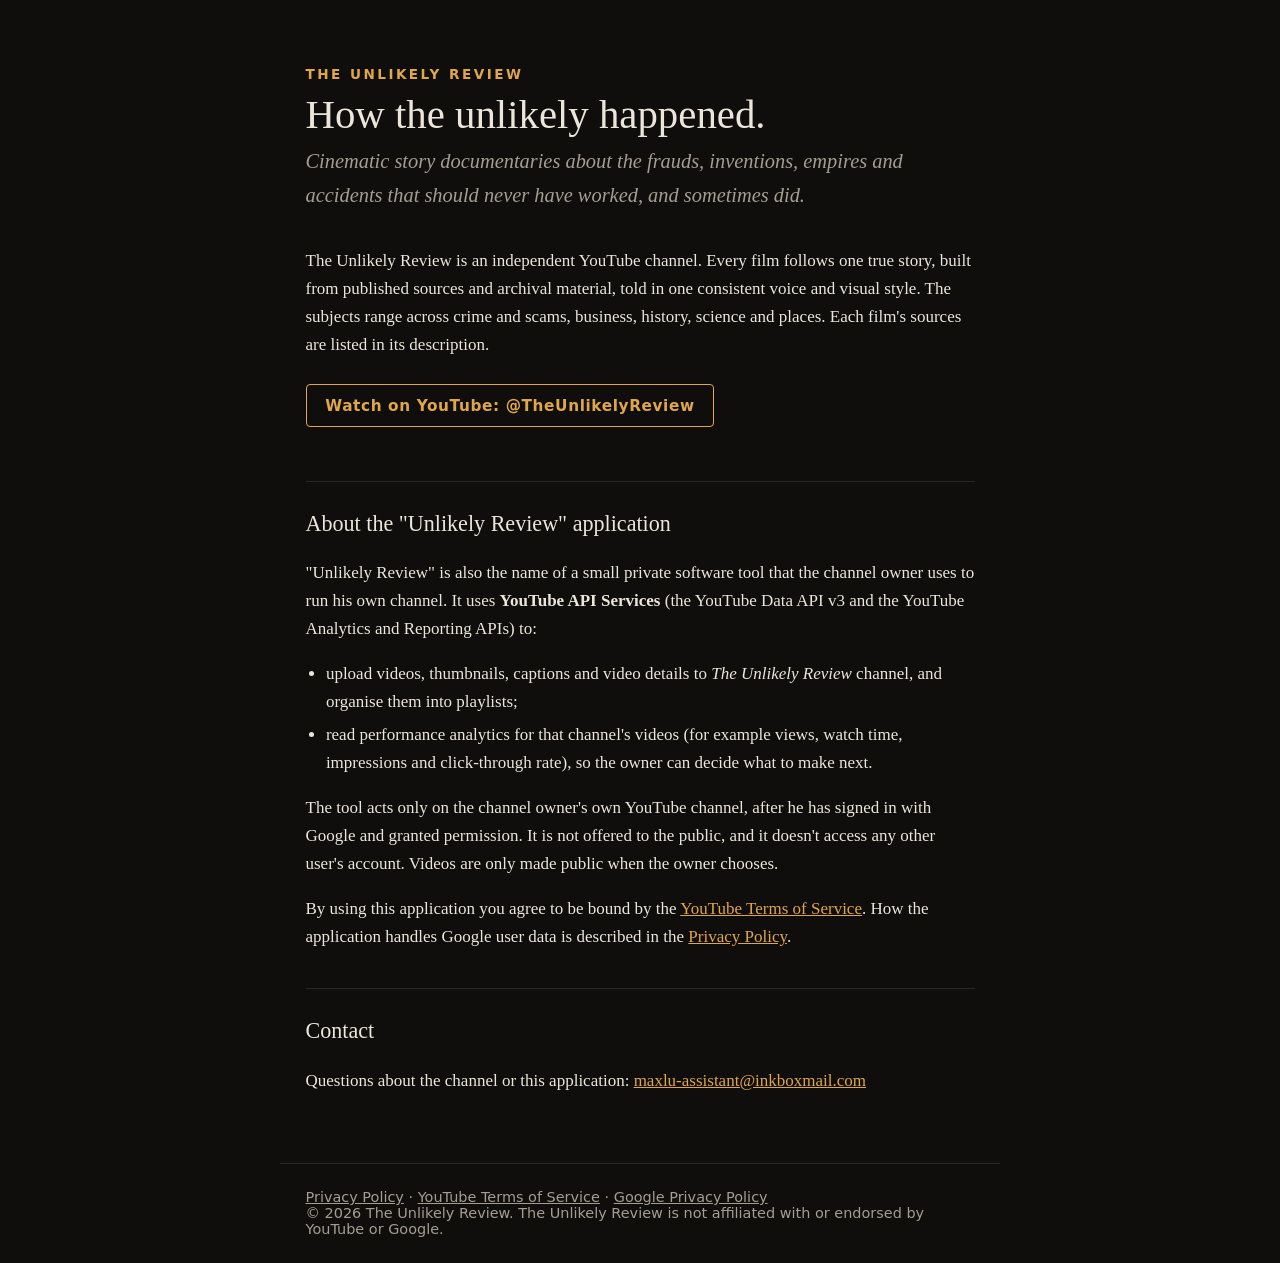
<file: index.html>
<!doctype html>
<html lang="en">
<head>
<meta charset="utf-8">
<meta name="viewport" content="width=device-width, initial-scale=1">
<title>The Unlikely Review: How the unlikely happened</title>
<meta name="description" content="The Unlikely Review makes cinematic story documentaries about how the unlikely happened. Researched, sourced, and published on YouTube.">
<link rel="stylesheet" href="style.css">
</head>
<body>
<main>
<header>
  <div class="mark">The Unlikely Review</div>
  <h1>How the unlikely happened.</h1>
  <p class="tagline">Cinematic story documentaries about the frauds, inventions, empires and accidents that should never have worked, and sometimes did.</p>
</header>

<p>The Unlikely Review is an independent YouTube channel. Every film follows one true story, built from published sources and archival material, told in one consistent voice and visual style. The subjects range across crime and scams, business, history, science and places. Each film's sources are listed in its description.</p>

<a class="btn" href="https://www.youtube.com/@TheUnlikelyReview">Watch on YouTube: @TheUnlikelyReview</a>

<h2>About the "Unlikely Review" application</h2>
<p>"Unlikely Review" is also the name of a small private software tool that the channel owner uses to run his own channel. It uses <strong>YouTube API Services</strong> (the YouTube Data API v3 and the YouTube Analytics and Reporting APIs) to:</p>
<ul>
  <li>upload videos, thumbnails, captions and video details to <em>The Unlikely Review</em> channel, and organise them into playlists;</li>
  <li>read performance analytics for that channel's videos (for example views, watch time, impressions and click-through rate), so the owner can decide what to make next.</li>
</ul>
<p>The tool acts only on the channel owner's own YouTube channel, after he has signed in with Google and granted permission. It is not offered to the public, and it doesn't access any other user's account. Videos are only made public when the owner chooses.</p>
<p>By using this application you agree to be bound by the <a href="https://www.youtube.com/t/terms">YouTube Terms of Service</a>. How the application handles Google user data is described in the <a href="privacy.html">Privacy Policy</a>.</p>

<h2>Contact</h2>
<p>Questions about the channel or this application: <a href="mailto:maxlu-assistant@inkboxmail.com">maxlu-assistant@inkboxmail.com</a></p>
</main>
<footer>
  <a href="privacy.html">Privacy Policy</a> ·
  <a href="https://www.youtube.com/t/terms">YouTube Terms of Service</a> ·
  <a href="https://policies.google.com/privacy">Google Privacy Policy</a>
  <br>© 2026 The Unlikely Review. The Unlikely Review is not affiliated with or endorsed by YouTube or Google.
</footer>
</body>
</html>
</file>
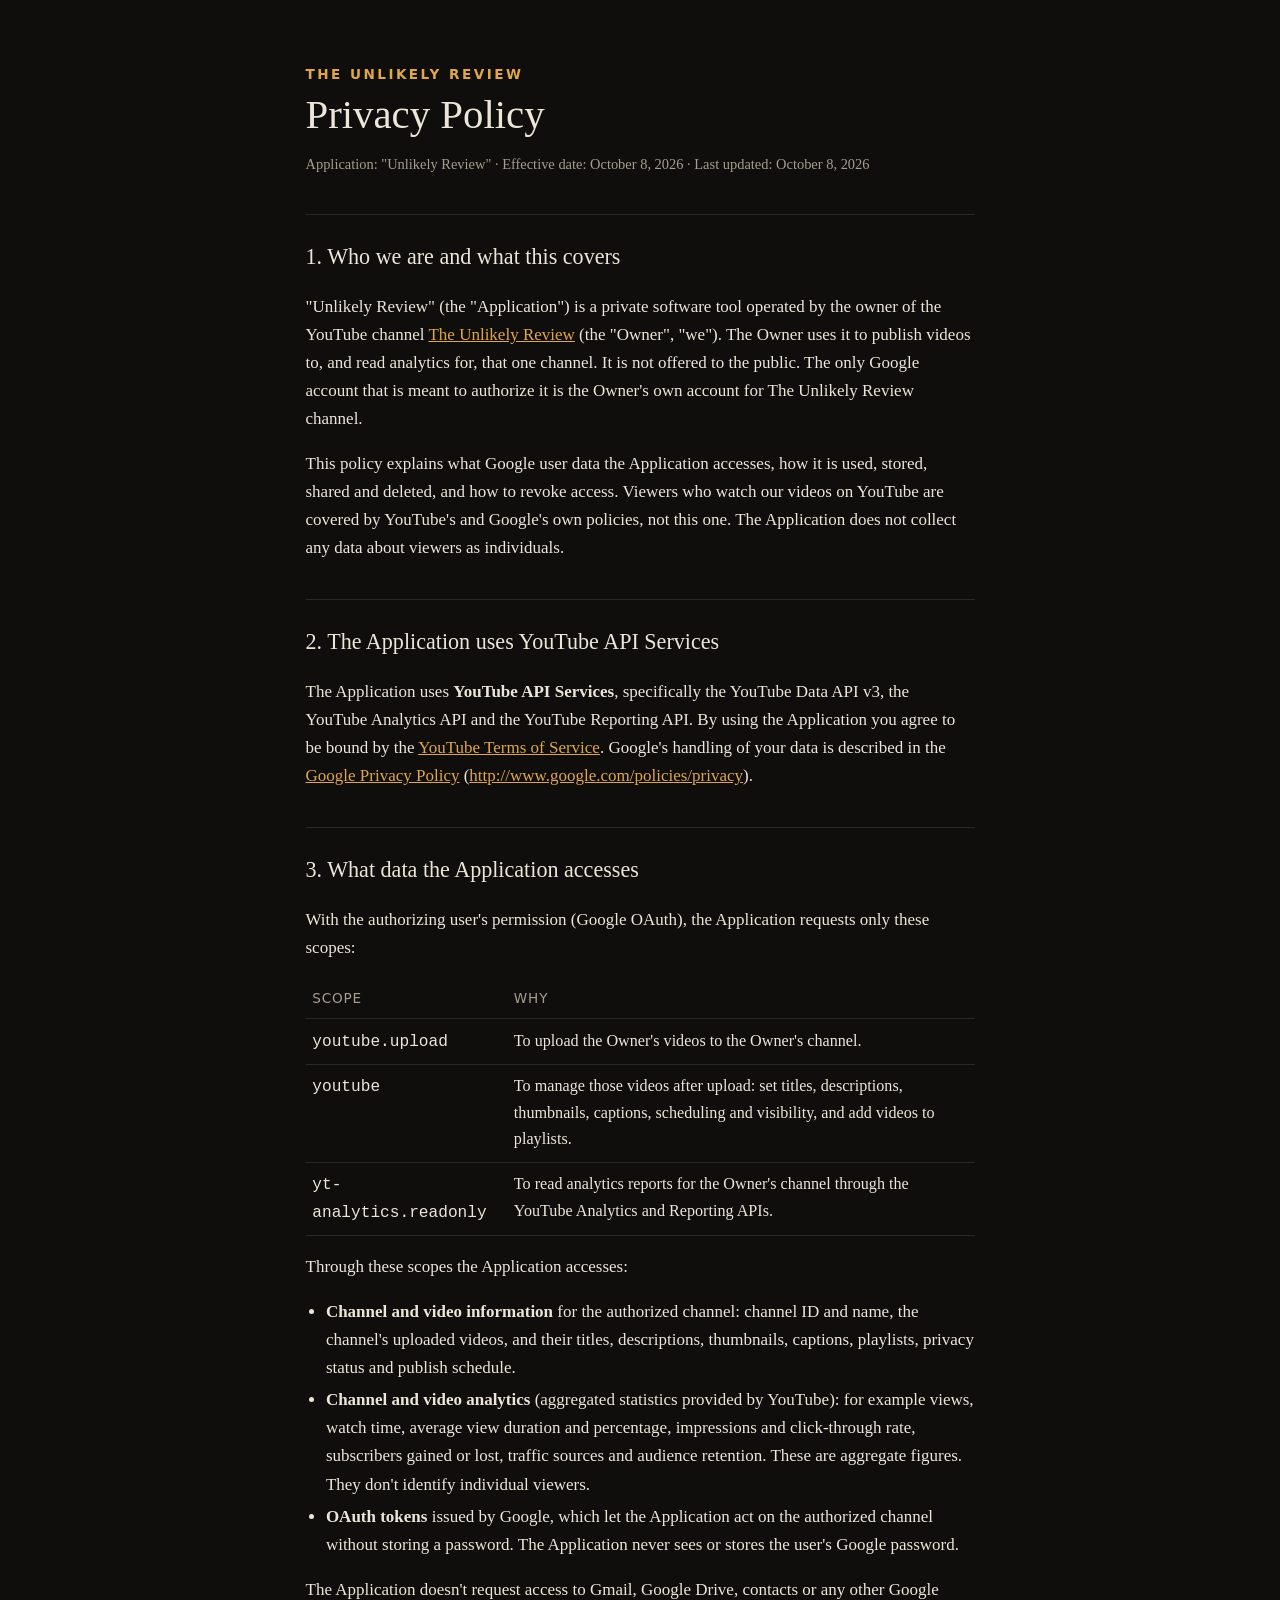
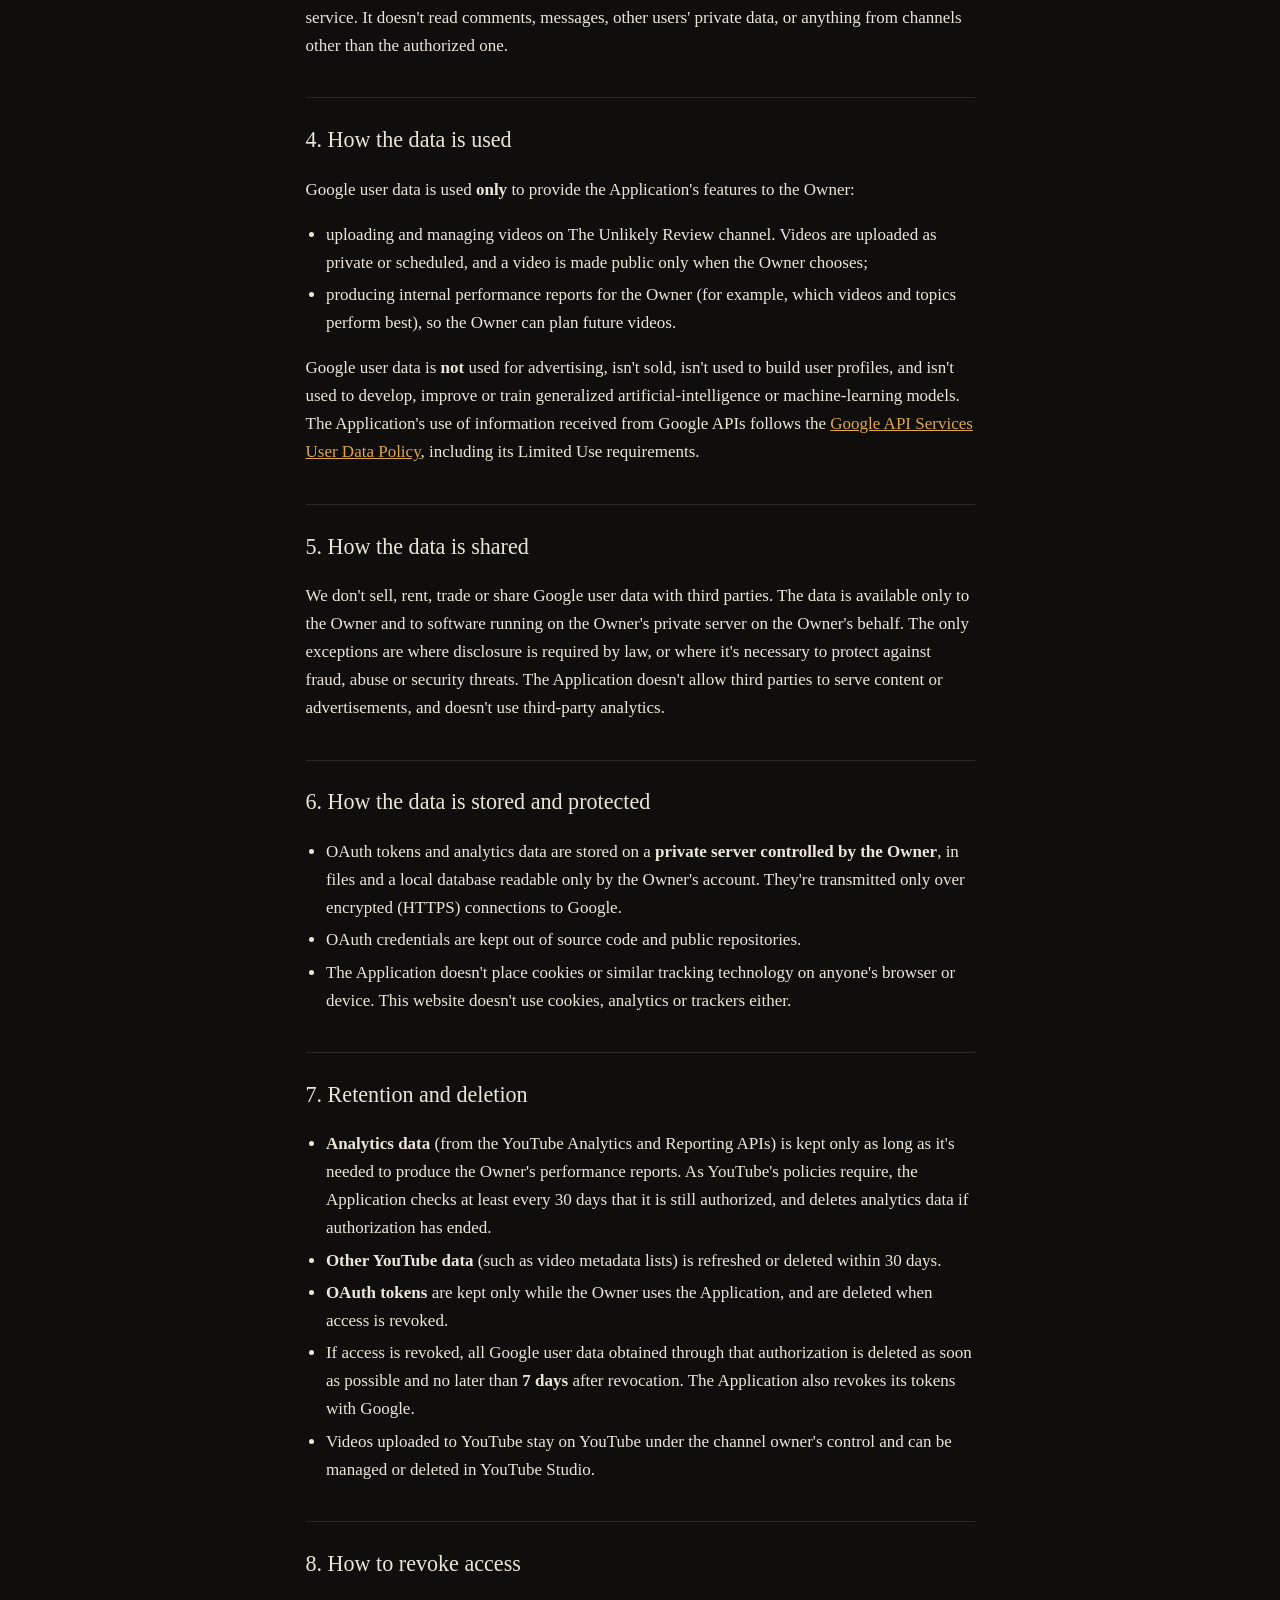
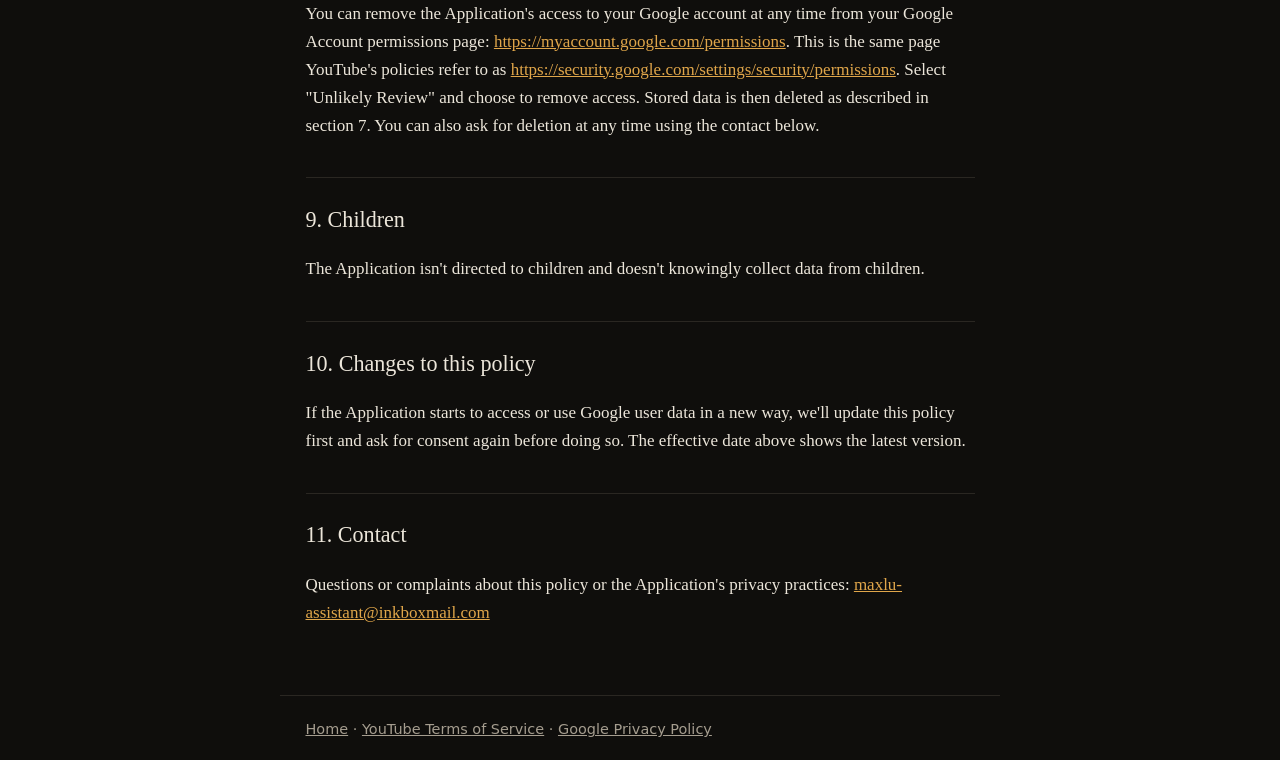
<file: privacy.html>
<!doctype html>
<html lang="en">
<head>
<meta charset="utf-8">
<meta name="viewport" content="width=device-width, initial-scale=1">
<title>Privacy Policy: Unlikely Review</title>
<link rel="stylesheet" href="style.css">
</head>
<body>
<main>
<header>
  <div class="mark"><a href="index.html" style="text-decoration:none">The Unlikely Review</a></div>
  <h1>Privacy Policy</h1>
  <p class="small">Application: "Unlikely Review" · Effective date: October 8, 2026 · Last updated: October 8, 2026</p>
</header>

<h2>1. Who we are and what this covers</h2>
<p>"Unlikely Review" (the "Application") is a private software tool operated by the owner of the YouTube channel <a href="https://www.youtube.com/@TheUnlikelyReview">The Unlikely Review</a> (the "Owner", "we"). The Owner uses it to publish videos to, and read analytics for, that one channel. It is not offered to the public. The only Google account that is meant to authorize it is the Owner's own account for The Unlikely Review channel.</p>
<p>This policy explains what Google user data the Application accesses, how it is used, stored, shared and deleted, and how to revoke access. Viewers who watch our videos on YouTube are covered by YouTube's and Google's own policies, not this one. The Application does not collect any data about viewers as individuals.</p>

<h2>2. The Application uses YouTube API Services</h2>
<p>The Application uses <strong>YouTube API Services</strong>, specifically the YouTube Data API v3, the YouTube Analytics API and the YouTube Reporting API. By using the Application you agree to be bound by the <a href="https://www.youtube.com/t/terms">YouTube Terms of Service</a>. Google's handling of your data is described in the <a href="https://policies.google.com/privacy">Google Privacy Policy</a> (<a href="http://www.google.com/policies/privacy">http://www.google.com/policies/privacy</a>).</p>

<h2>3. What data the Application accesses</h2>
<p>With the authorizing user's permission (Google OAuth), the Application requests only these scopes:</p>
<table>
<tr><th>Scope</th><th>Why</th></tr>
<tr><td><code>youtube.upload</code></td><td>To upload the Owner's videos to the Owner's channel.</td></tr>
<tr><td><code>youtube</code></td><td>To manage those videos after upload: set titles, descriptions, thumbnails, captions, scheduling and visibility, and add videos to playlists.</td></tr>
<tr><td><code>yt-analytics.readonly</code></td><td>To read analytics reports for the Owner's channel through the YouTube Analytics and Reporting APIs.</td></tr>
</table>
<p>Through these scopes the Application accesses:</p>
<ul>
  <li><strong>Channel and video information</strong> for the authorized channel: channel ID and name, the channel's uploaded videos, and their titles, descriptions, thumbnails, captions, playlists, privacy status and publish schedule.</li>
  <li><strong>Channel and video analytics</strong> (aggregated statistics provided by YouTube): for example views, watch time, average view duration and percentage, impressions and click-through rate, subscribers gained or lost, traffic sources and audience retention. These are aggregate figures. They don't identify individual viewers.</li>
  <li><strong>OAuth tokens</strong> issued by Google, which let the Application act on the authorized channel without storing a password. The Application never sees or stores the user's Google password.</li>
</ul>
<p>The Application doesn't request access to Gmail, Google Drive, contacts or any other Google service. It doesn't read comments, messages, other users' private data, or anything from channels other than the authorized one.</p>

<h2>4. How the data is used</h2>
<p>Google user data is used <strong>only</strong> to provide the Application's features to the Owner:</p>
<ul>
  <li>uploading and managing videos on The Unlikely Review channel. Videos are uploaded as private or scheduled, and a video is made public only when the Owner chooses;</li>
  <li>producing internal performance reports for the Owner (for example, which videos and topics perform best), so the Owner can plan future videos.</li>
</ul>
<p>Google user data is <strong>not</strong> used for advertising, isn't sold, isn't used to build user profiles, and isn't used to develop, improve or train generalized artificial-intelligence or machine-learning models. The Application's use of information received from Google APIs follows the <a href="https://developers.google.com/terms/api-services-user-data-policy">Google API Services User Data Policy</a>, including its Limited Use requirements.</p>

<h2>5. How the data is shared</h2>
<p>We don't sell, rent, trade or share Google user data with third parties. The data is available only to the Owner and to software running on the Owner's private server on the Owner's behalf. The only exceptions are where disclosure is required by law, or where it's necessary to protect against fraud, abuse or security threats. The Application doesn't allow third parties to serve content or advertisements, and doesn't use third-party analytics.</p>

<h2>6. How the data is stored and protected</h2>
<ul>
  <li>OAuth tokens and analytics data are stored on a <strong>private server controlled by the Owner</strong>, in files and a local database readable only by the Owner's account. They're transmitted only over encrypted (HTTPS) connections to Google.</li>
  <li>OAuth credentials are kept out of source code and public repositories.</li>
  <li>The Application doesn't place cookies or similar tracking technology on anyone's browser or device. This website doesn't use cookies, analytics or trackers either.</li>
</ul>

<h2>7. Retention and deletion</h2>
<ul>
  <li><strong>Analytics data</strong> (from the YouTube Analytics and Reporting APIs) is kept only as long as it's needed to produce the Owner's performance reports. As YouTube's policies require, the Application checks at least every 30 days that it is still authorized, and deletes analytics data if authorization has ended.</li>
  <li><strong>Other YouTube data</strong> (such as video metadata lists) is refreshed or deleted within 30 days.</li>
  <li><strong>OAuth tokens</strong> are kept only while the Owner uses the Application, and are deleted when access is revoked.</li>
  <li>If access is revoked, all Google user data obtained through that authorization is deleted as soon as possible and no later than <strong>7 days</strong> after revocation. The Application also revokes its tokens with Google.</li>
  <li>Videos uploaded to YouTube stay on YouTube under the channel owner's control and can be managed or deleted in YouTube Studio.</li>
</ul>

<h2>8. How to revoke access</h2>
<p>You can remove the Application's access to your Google account at any time from your Google Account permissions page: <a href="https://myaccount.google.com/permissions">https://myaccount.google.com/permissions</a>. This is the same page YouTube's policies refer to as <a href="https://security.google.com/settings/security/permissions">https://security.google.com/settings/security/permissions</a>. Select "Unlikely Review" and choose to remove access. Stored data is then deleted as described in section 7. You can also ask for deletion at any time using the contact below.</p>

<h2>9. Children</h2>
<p>The Application isn't directed to children and doesn't knowingly collect data from children.</p>

<h2>10. Changes to this policy</h2>
<p>If the Application starts to access or use Google user data in a new way, we'll update this policy first and ask for consent again before doing so. The effective date above shows the latest version.</p>

<h2>11. Contact</h2>
<p>Questions or complaints about this policy or the Application's privacy practices: <a href="mailto:maxlu-assistant@inkboxmail.com">maxlu-assistant@inkboxmail.com</a></p>
</main>
<footer>
  <a href="index.html">Home</a> ·
  <a href="https://www.youtube.com/t/terms">YouTube Terms of Service</a> ·
  <a href="https://policies.google.com/privacy">Google Privacy Policy</a>
</footer>
</body>
</html>
</file>
<file: style.css>
:root{--bg:#0f0e0c;--fg:#ece6da;--muted:#a59d8f;--accent:#e0a64a;--line:#2a2722}
*{box-sizing:border-box}
html{font-size:17px}
body{margin:0;background:var(--bg);color:var(--fg);font:1rem/1.65 Georgia,"Times New Roman",serif}
main{max-width:720px;margin:0 auto;padding:4rem 1.5rem 3rem}
header .mark{font:600 .8rem/1 system-ui,-apple-system,"Segoe UI",sans-serif;letter-spacing:.18em;text-transform:uppercase;color:var(--accent)}
h1{font-size:2.4rem;line-height:1.15;margin:.6rem 0 .4rem;font-weight:normal}
h2{font-size:1.3rem;margin:2.2rem 0 .5rem;font-weight:normal;border-top:1px solid var(--line);padding-top:1.4rem}
.tagline{font-style:italic;color:var(--muted);font-size:1.2rem;margin:0 0 2rem}
a{color:var(--accent)}
a:hover{text-decoration:none}
ul{padding-left:1.2rem}
li{margin:.25rem 0}
.btn{display:inline-block;margin:.5rem 0 1rem;padding:.65rem 1.1rem;border:1px solid var(--accent);border-radius:4px;text-decoration:none;font:600 .9rem system-ui,-apple-system,"Segoe UI",sans-serif;letter-spacing:.04em}
.small{font-size:.85rem;color:var(--muted)}
.placeholder{background:#5a1d1d;color:#fff;padding:0 .3em;border-radius:3px;font-family:system-ui,sans-serif;font-size:.9em}
footer{max-width:720px;margin:0 auto;padding:1.5rem;border-top:1px solid var(--line);font:.85rem system-ui,-apple-system,"Segoe UI",sans-serif;color:var(--muted)}
footer a{color:var(--muted)}
table{border-collapse:collapse;width:100%;font-size:.95rem}
th,td{border-bottom:1px solid var(--line);padding:.5rem .4rem;text-align:left;vertical-align:top}
th{color:var(--muted);font-weight:normal;font-family:system-ui,sans-serif;font-size:.8rem;text-transform:uppercase;letter-spacing:.06em}
</file>
